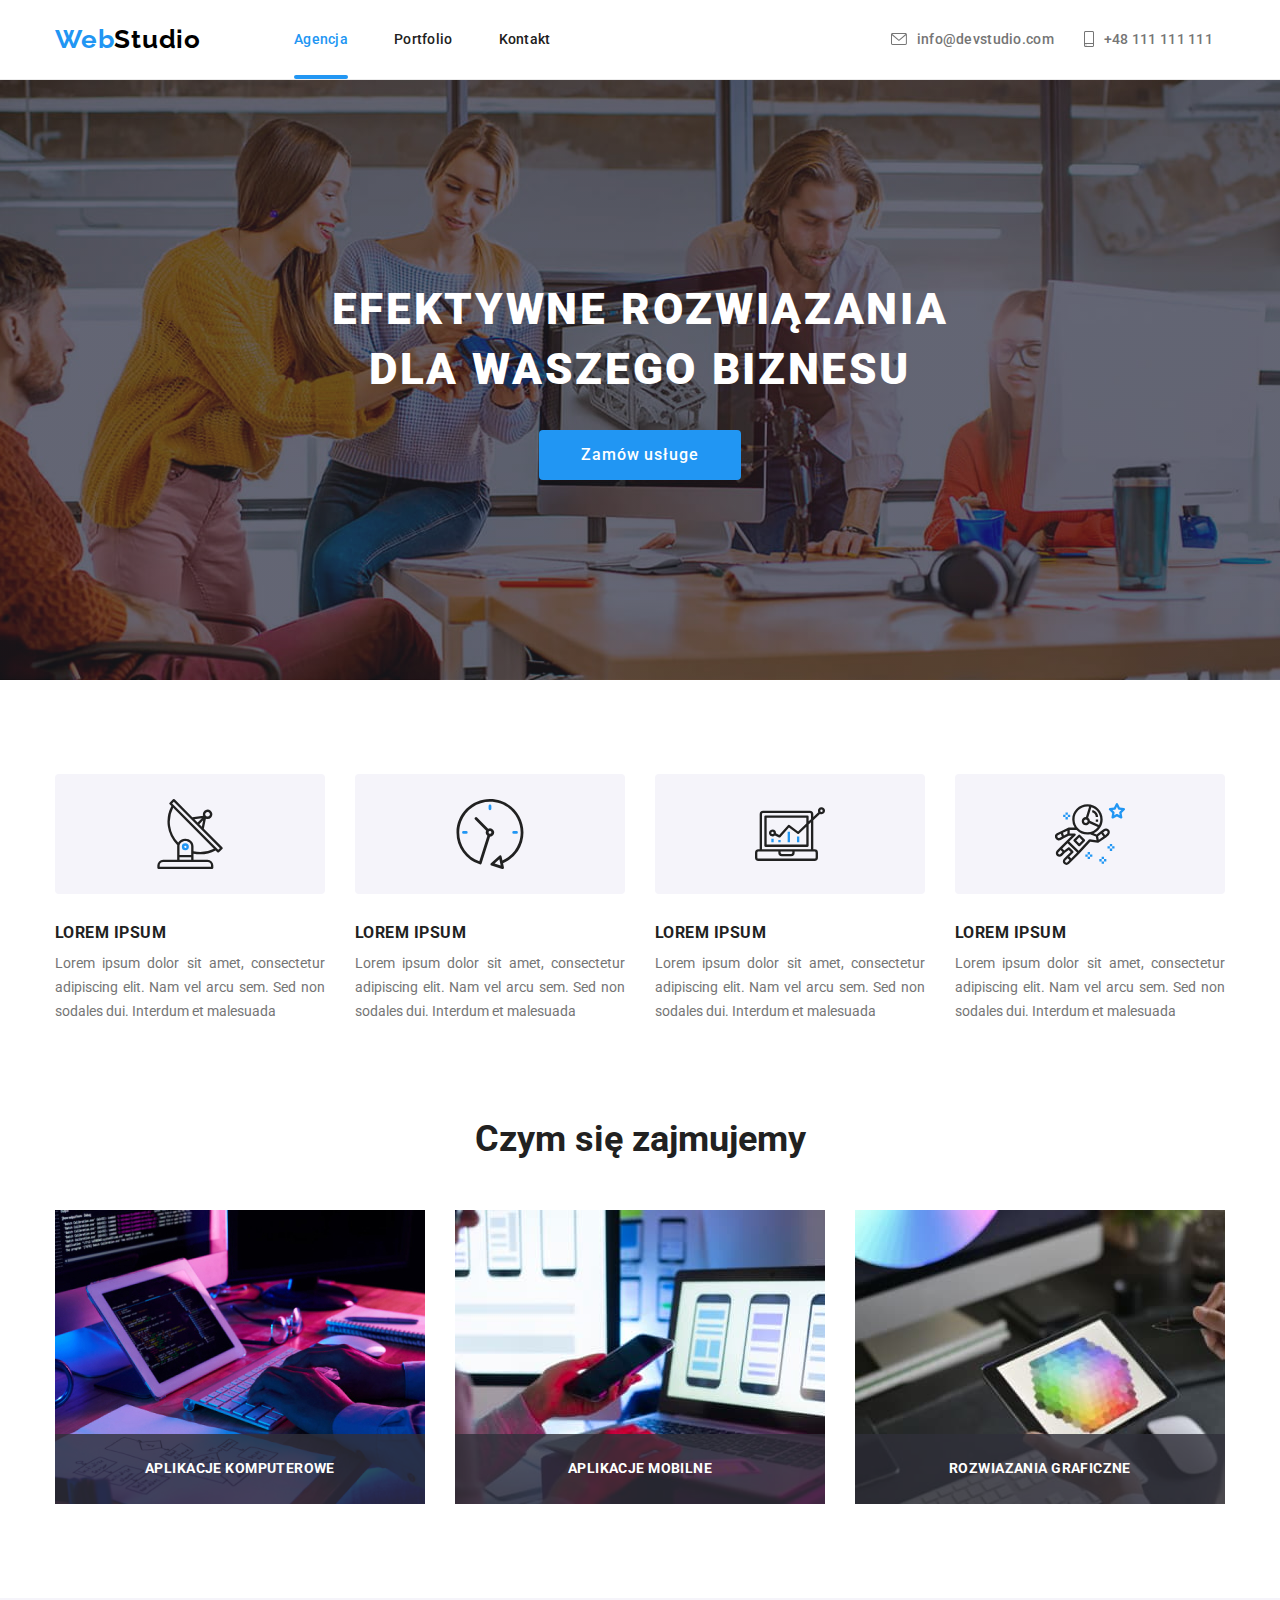
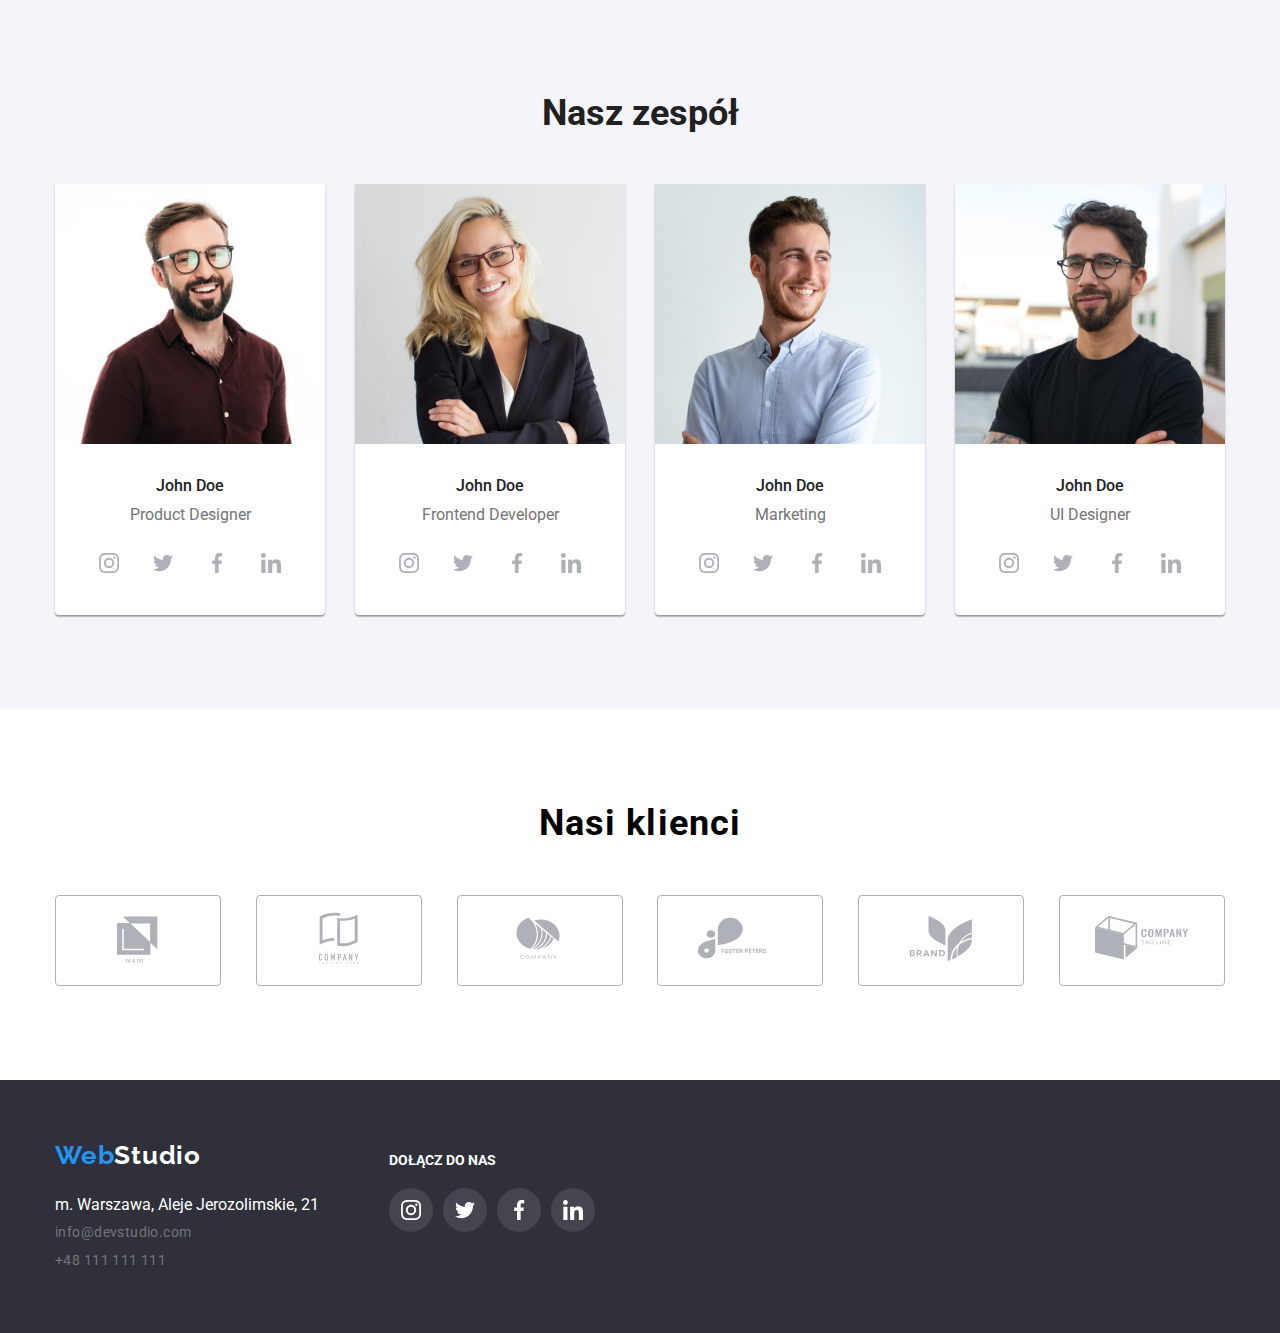
<file: index.html>
<!DOCTYPE html>
<html lang="en">
  <head>
    <meta charset="UTF-8" />
    <meta http-equiv="X-UA-Compatible" content="IE=edge" />
    <meta name="viewport" content="width=device-width, initial-scale=1.0" />
    <title>WebStudio</title>
    <link rel="preconnect" href="https://fonts.googleapis.com" />
    <link rel="preconnect" href="https://fonts.gstatic.com" crossorigin />
    <link
      href="https://fonts.googleapis.com/css2?family=Raleway:wght@700&family=Roboto:wght@400;500;700;900&display=swap"
      rel="stylesheet"
    />
    <link rel="stylesheet" href="css/modern-normalize.min.css" />

    <link rel="stylesheet" href="css/styles.css" />
  </head>

  <body>
    <header class="header">
      <div class="container">
        <div class="flex-nav">
          <a href="index.html" class="logo"
            >Web<span class="logo-studio-black">Studio</span></a
          >
          <nav class="navigate">
            <ul>
              <li><a href="#" class="nav-agency-active">Agencja</a></li>
              <li>
                <a href="portfolio.html" class="nav-portfolio">Portfolio</a>
              </li>
              <li><a href="#" class="nav-contact">Kontakt</a></li>
            </ul>
          </nav>
        </div>

        <div class="contact">
          <a href="mailto:info@devstudio.com">
            <svg width="16px" height="12px" class="contact-icon">
              <use href="images/icons.svg#icon-envelope"></use>
            </svg>

            info@devstudio.com</a
          >
          <a href="tel:+48111111111">
            <svg width="10px" height="16px" class="contact-icon">
              <use href="images/icons.svg#icon-smartphone"></use>
            </svg>

            +48 111 111 111</a
          >
        </div>
      </div>
    </header>
    <main>
      <!-- /* ---------------------MAIN section WEB STUDIO-------------------- */ -->
      <section class="section slogan">
        <div class="container">
          <!--Header-->
          <h1>EFEKTYWNE ROZWIĄZANIA DLA WASZEGO BIZNESU</h1>
          <button type="button" class="slogan-btn" data-modal-open>
            Zamów usługe
          </button>
        </div>
      </section>
      <!-- /* -------------------- ARTICLE PART---------------------------- */ -->
      <section class="section article">
        <div class="container">
          <ul class="article-list">
            <li class="article-item">
              <div class="article-icon-box">
                <svg width="70px" height="70px">
                  <use href="images/icons.svg#icon-antenna-1"></use>
                </svg>
              </div>
              <h3>LOREM IPSUM</h3>
              <p>
                Lorem ipsum dolor sit amet, consectetur adipiscing elit. Nam vel
                arcu sem. Sed non sodales dui. Interdum et malesuada
              </p>
            </li>
            <li class="article-item">
              <div class="article-icon-box">
                <svg width="70px" height="70px">
                  <use href="images/icons.svg#icon-clock-1"></use>
                </svg>
              </div>
              <h3>LOREM IPSUM</h3>
              <p>
                Lorem ipsum dolor sit amet, consectetur adipiscing elit. Nam vel
                arcu sem. Sed non sodales dui. Interdum et malesuada
              </p>
            </li>
            <li class="article-item">
              <div class="article-icon-box">
                <svg width="70px" height="70px">
                  <use href="images/icons.svg#icon-diagram-1"></use>
                </svg>
              </div>
              <h3>LOREM IPSUM</h3>
              <p>
                Lorem ipsum dolor sit amet, consectetur adipiscing elit. Nam vel
                arcu sem. Sed non sodales dui. Interdum et malesuada
              </p>
            </li>
            <li class="article-item">
              <div class="article-icon-box">
                <svg width="70px" height="70px">
                  <use href="images/icons.svg#icon-astronaut-1"></use>
                </svg>
              </div>
              <h3>LOREM IPSUM</h3>
              <p>
                Lorem ipsum dolor sit amet, consectetur adipiscing elit. Nam vel
                arcu sem. Sed non sodales dui. Interdum et malesuada
              </p>
            </li>
          </ul>
        </div>
      </section>

      <section class="section our-job">
        <div class="container">
          <!-- /* ----------------section OUR JOB mainpage---------------------- */ -->
          <h2>Czym się zajmujemy</h2>
          <ul>
            <li>
              <img
                src="images/ourwork/coding.jpg"
                alt="ludzkie dłonie piszą kod źródłowy"
                width="370"
                height="294"
                class="our-job-example"
              />
              <p class="our-job-description">aplikacje komputerowe</p>
            </li>
            <li>
              <img
                src="images/ourwork/choose_ui.jpg"
                alt="kobieta wybiera na laptopie UserInterface"
                width="370"
                height="294"
                class="our-job-example"
              />
              <p class="our-job-description">aplikacje mobilne</p>
            </li>
            <li>
              <img
                src="images/ourwork/palette.jpg"
                alt="człowiek wybiera na tablecie kolor z dostępnej palety"
                width="370"
                height="294"
                class="our-job-example"
              />
              <p class="our-job-description">rozwiazania graficzne</p>
            </li>
          </ul>
        </div>
      </section>
      <!-- /* ---------------------SECTION TEAM -----------------------------*/ -->
      <section class="section team">
        <div class="container">
          <h2>Nasz zespół</h2>
          <ul>
            <li>
              <figure>
                <img
                  src="images/ourteam/product_designer.jpg"
                  alt="mężczyzna w brązowej koszuli"
                  width="270"
                  height="260"
                />
                <figcaption class="team-members">
                  <span>John Doe </span>Product Designer
                </figcaption>
              </figure>
              <div class="team-sm">
                <a class="team-sm-circle" href="#">
                  <svg width="20px" height="20px" class="team-sm-icon">
                    <use href="images/icons.svg#icon-instagram-2"></use></svg
                ></a>
                <a class="team-sm-circle" href="#">
                  <svg width="20px" height="20px" class="team-sm-icon">
                    <use href="images/icons.svg#icon-twitter-1"></use>
                  </svg>
                </a>
                <a class="team-sm-circle" href="#">
                  <svg width="20px" height="20px" class="team-sm-icon">
                    <use href="images/icons.svg#icon-facebook-1"></use>
                  </svg>
                </a>
                <a class="team-sm-circle" href="#">
                  <svg width="20px" height="20px" class="team-sm-icon">
                    <use href="images/icons.svg#icon-linkedin-1"></use>
                  </svg>
                </a>
              </div>
            </li>
            <li>
              <figure>
                <img
                  src="images/ourteam/frontend_developer.jpg"
                  alt="blondynka w czarnej marynarce"
                  width="270"
                  height="260"
                />
                <figcaption class="team-members">
                  <span>John Doe</span>
                  Frontend Developer
                </figcaption>
              </figure>
              <div class="team-sm">
                <a class="team-sm-circle" href="#">
                  <svg width="20px" height="20px" class="team-sm-icon">
                    <use href="images/icons.svg#icon-instagram-2"></use></svg
                ></a>
                <a class="team-sm-circle" href="#">
                  <svg width="20px" height="20px" class="team-sm-icon">
                    <use href="images/icons.svg#icon-twitter-1"></use>
                  </svg>
                </a>
                <a class="team-sm-circle" href="#">
                  <svg width="20px" height="20px" class="team-sm-icon">
                    <use href="images/icons.svg#icon-facebook-1"></use>
                  </svg>
                </a>
                <a class="team-sm-circle" href="#">
                  <svg width="20px" height="20px" class="team-sm-icon">
                    <use href="images/icons.svg#icon-linkedin-1"></use>
                  </svg>
                </a>
              </div>
            </li>
            <li>
              <figure>
                <img
                  src="images/ourteam/marketing.jpg"
                  alt="mężczyzna w niebieskiej koszuli"
                  width="270"
                  height="260"
                />
                <figcaption class="team-members">
                  <span>John Doe </span> Marketing
                </figcaption>
              </figure>
              <div class="team-sm">
                <a class="team-sm-circle" href="#">
                  <svg width="20px" height="20px" class="team-sm-icon">
                    <use href="images/icons.svg#icon-instagram-2"></use></svg
                ></a>
                <a class="team-sm-circle" href="#">
                  <svg width="20px" height="20px" class="team-sm-icon">
                    <use href="images/icons.svg#icon-twitter-1"></use>
                  </svg>
                </a>
                <a class="team-sm-circle" href="#">
                  <svg width="20px" height="20px" class="team-sm-icon">
                    <use href="images/icons.svg#icon-facebook-1"></use>
                  </svg>
                </a>
                <a class="team-sm-circle" href="#">
                  <svg width="20px" height="20px" class="team-sm-icon">
                    <use href="images/icons.svg#icon-linkedin-1"></use>
                  </svg>
                </a>
              </div>
            </li>
            <li>
              <figure>
                <img
                  src="images/ourteam/ui_designer.jpg"
                  alt="mężczyzna w czarnym T-shirt"
                  width="270"
                  height="260"
                />
                <figcaption class="team-members">
                  <span>John Doe </span> UI Designer
                </figcaption>
              </figure>
              <div class="team-sm">
                <a class="team-sm-circle" href="#">
                  <svg width="20px" height="20px" class="team-sm-icon">
                    <use href="images/icons.svg#icon-instagram-2"></use></svg
                ></a>
                <a class="team-sm-circle" href="#">
                  <svg width="20px" height="20px" class="team-sm-icon">
                    <use href="images/icons.svg#icon-twitter-1"></use>
                  </svg>
                </a>
                <a class="team-sm-circle" href="#">
                  <svg width="20px" height="20px" class="team-sm-icon">
                    <use href="images/icons.svg#icon-facebook-1"></use>
                  </svg>
                </a>
                <a class="team-sm-circle" href="#">
                  <svg width="20px" height="20px" class="team-sm-icon">
                    <use href="images/icons.svg#icon-linkedin-1"></use>
                  </svg>
                </a>
              </div>
            </li>
          </ul>
        </div>
      </section>
      <!-- /* -------------------OUR CUSTOMERS--------------------------  */ -->
      <section class="section our-customers">
        <div class="container">
          <h2>Nasi klienci</h2>
          <div class="our-customers-logo">
            <a href="#" class="customer-logo-link">
              <svg width="106px" height="60px">
                <use href="images/icons.svg#icon-Logo"></use>
              </svg>
            </a>
            <a href="#" class="customer-logo-link">
              <svg width="106px" height="60px">
                <use href="images/icons.svg#icon-Logo-1"></use>
              </svg>
            </a>
            <a href="#" class="customer-logo-link">
              <svg width="106px" height="60px">
                <use href="images/icons.svg#icon-Logo-2"></use>
              </svg>
            </a>
            <a href="#" class="customer-logo-link">
              <svg width="106px" height="60px">
                <use href="images/icons.svg#icon-Logo-3"></use>
              </svg>
            </a>
            <a href="#" class="customer-logo-link">
              <svg width="106px" height="60px">
                <use href="images/icons.svg#icon-Logo-4"></use>
              </svg>
            </a>
            <a href="#" class="customer-logo-link">
              <svg width="106px" height="60px">
                <use href="images/icons.svg#icon-Logo-5"></use>
              </svg>
            </a>
          </div>
        </div>
      </section>
    </main>
    <!-- /* ------------------------FOOTER PART----------------------- */ -->
    <footer class="footer">
      <div class="container">
        <div class="footer-info">
          <a href="index.html" class="logo"
            >Web<span class="logo-studio-white">Studio</span></a
          >
          <address>
            <ul>
              <li>
                <a
                  href="https://www.google.pl/maps/place/al.+Jerozolimskie+21,+00-508+Warszawa,+Polska/@52.2305319,21.013843,17z/data=!3m1!4b1!4m5!3m4!1s0x471eccf3e52bee23:0xc5163bc7ec8d4437!8m2!3d52.2305286!4d21.0160317"
                  class="route"
                  >m. Warszawa, Aleje Jerozolimskie, 21</a
                >
              </li>
              <li>
                <a href="mailto:info@devstudio.com" class="contact-mail"
                  >info@devstudio.com</a
                >
              </li>
              <li>
                <a href="tel:+48111111111" class="contact-tel"
                  >+48 111 111 111</a
                >
              </li>
            </ul>
          </address>
        </div>
        <div class="footer-join">
          <h3>DOŁĄCZ DO NAS</h3>
          <div class="footer-join-icons">
            <a class="footer-sm-circle" href="#">
              <svg width="20px" height="20px" class="footer-sm-icon">
                <use href="images/icons.svg#icon-instagram-2"></use></svg
            ></a>
            <a class="footer-sm-circle" href="#">
              <svg width="20px" height="20px" class="footer-sm-icon">
                <use href="images/icons.svg#icon-twitter-1"></use>
              </svg>
            </a>
            <a class="footer-sm-circle" href="#">
              <svg width="20px" height="20px" class="footer-sm-icon">
                <use href="images/icons.svg#icon-facebook-1"></use>
              </svg>
            </a>
            <a class="footer-sm-circle" href="#">
              <svg width="20px" height="20px" class="footer-sm-icon">
                <use href="images/icons.svg#icon-linkedin-1"></use>
              </svg>
            </a>
          </div>
        </div>
      </div>
    </footer>
    <div class="backdrop is-hidden" data-modal>
      <div class="modal">
        <button class="close-btn" data-modal-close>&times;</button>
      </div>
    </div>
    <script src="./js/modal.js"></script>
  </body>
</html>
</file>
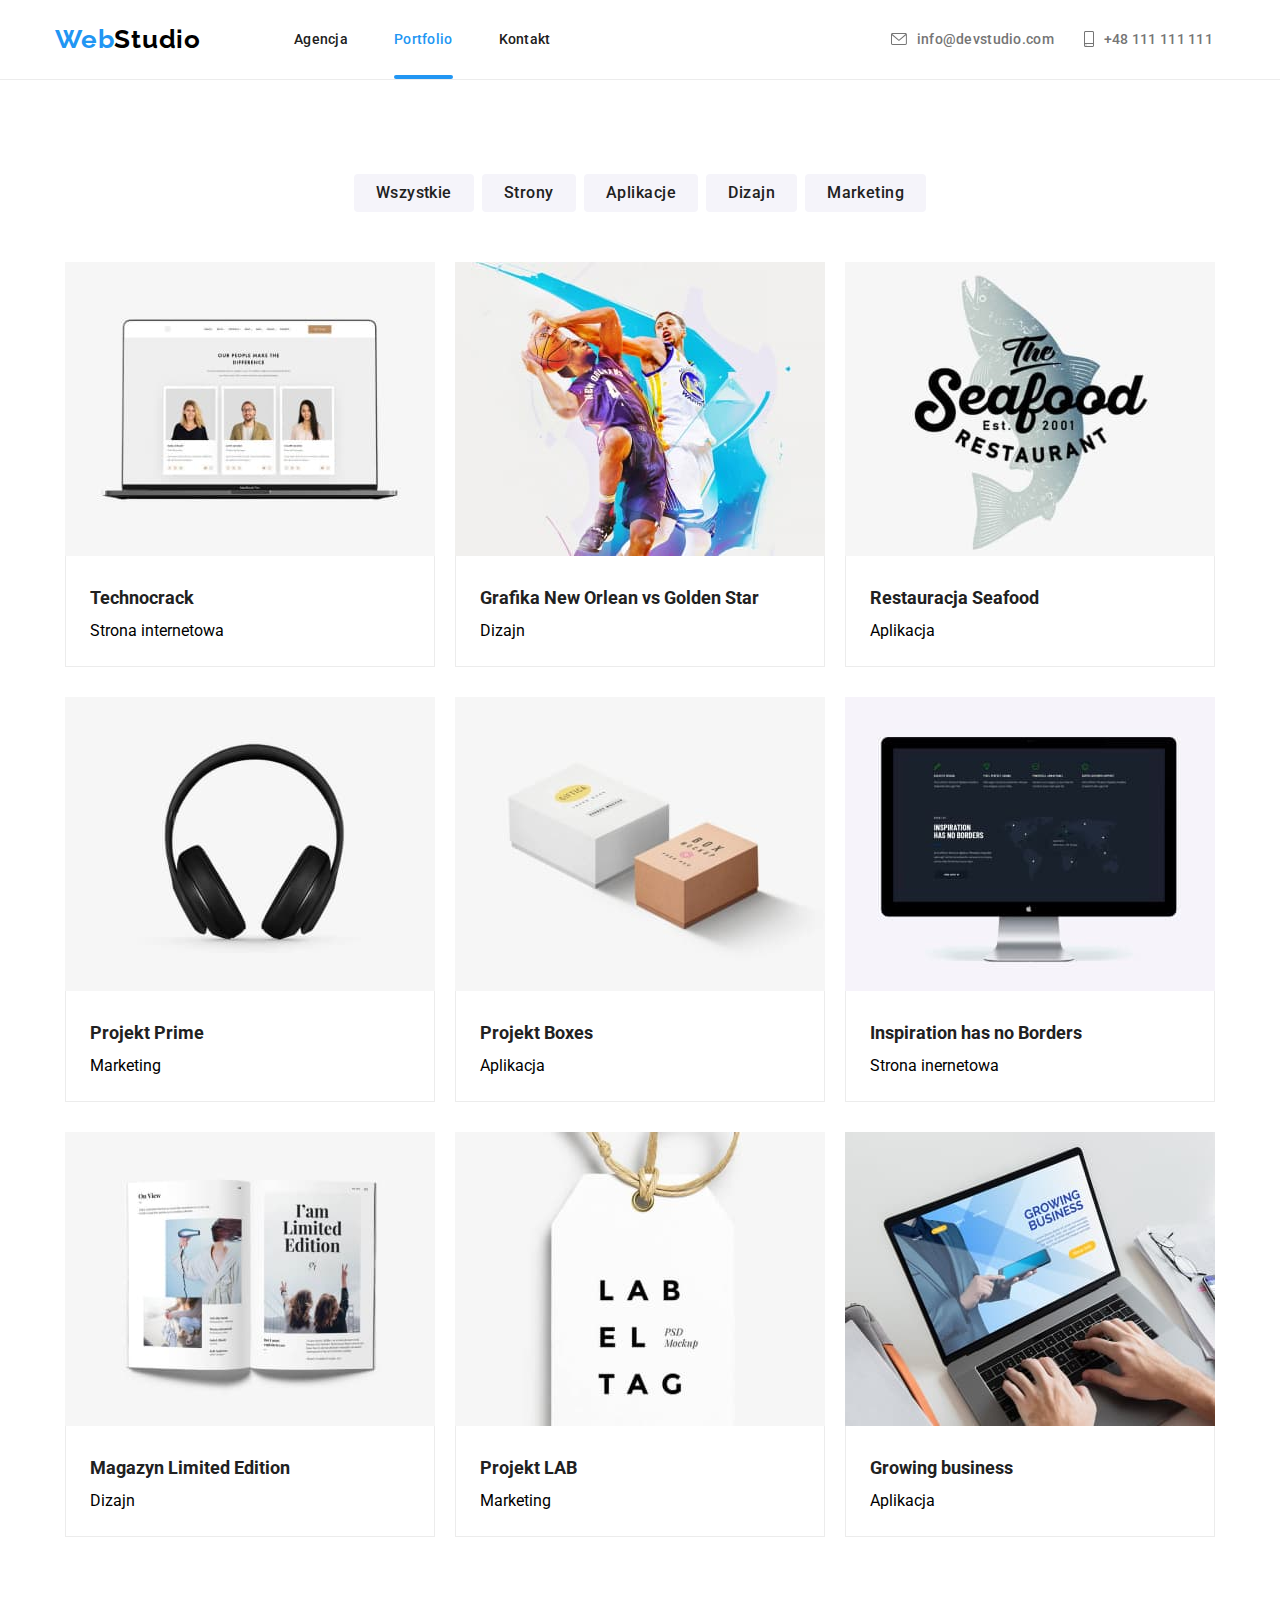
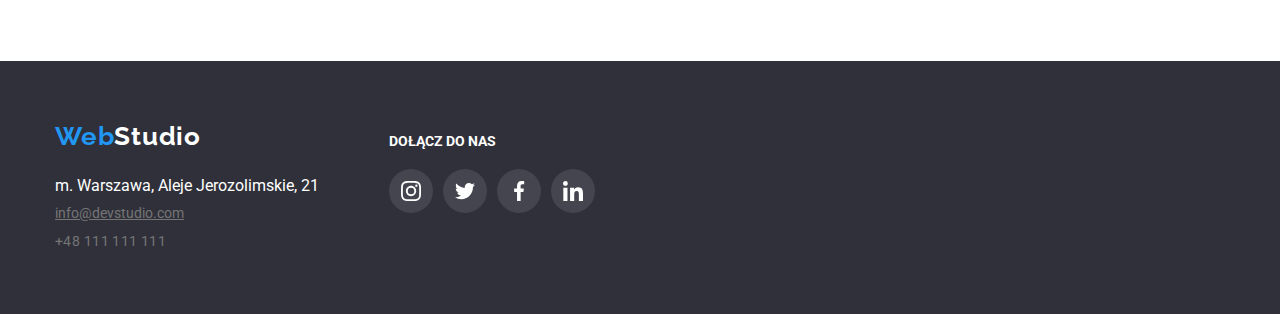
<file: portfolio.html>
<!DOCTYPE html>
<html lang="en">
  <head>
    <meta charset="UTF-8" />
    <meta http-equiv="X-UA-Compatible" content="IE=edge" />
    <meta name="viewport" content="width=device-width, initial-scale=1.0" />
    <title>Portfolio</title>
    <link rel="preconnect" href="https://fonts.googleapis.com" />
    <link rel="preconnect" href="https://fonts.gstatic.com" crossorigin />
    <link
      href="https://fonts.googleapis.com/css2?family=Raleway:wght@700&family=Roboto:wght@400;500;700;900&display=swap"
      rel="stylesheet"
    />
    <link rel="stylesheet" href="css/modern-normalize.min.css" />

    <link rel="stylesheet" href="css/styles.css" />
  </head>

  <body>
    <header class="header">
      <div class="container">
        <div class="flex-nav">
          <a href="index.html" class="logo"
            >Web<span class="logo-studio-black">Studio</span></a
          >
          <!--nav to częśc strony która ma odnośniki do nawigacji po naszej stronie-->

          <nav class="navigate">
            <ul>
              <li><a href="index.html" class="nav-agency">Agencja</a></li>
              <li>
                <a href="portfolio.html" class="portfolio-is-active"
                  >Portfolio</a
                >
              </li>
              <li><a href="#" class="nav-contact">Kontakt</a></li>
            </ul>
          </nav>
        </div>

        <div class="contact">
          <a href="mailto:info@devstudio.com">
            <svg width="16px" height="12px" class="contact-icon">
              <use href="./images/icons.svg#icon-envelope"></use>
            </svg>

            info@devstudio.com</a
          >
          <a href="tel:+48111111111">
            <svg width="10px" height="16px" class="contact-icon">
              <use href="images/icons.svg#icon-smartphone"></use>
            </svg>

            +48 111 111 111</a
          >
        </div>
      </div>
    </header>
    <main>
      <section class="section filters">
        <div class="container">
          <ul>
            <li>
              <button type="button">Wszystkie</button>
            </li>
            <li>
              <button type="button">Strony</button>
            </li>
            <li>
              <button type="button">Aplikacje</button>
            </li>
            <li>
              <button type="button">Dizajn</button>
            </li>
            <li>
              <button type="button">Marketing</button>
            </li>
          </ul>
        </div>
      </section>

      <section class="section category">
        <div class="container">
          <ul>
            <li>
              <figure class="category-card" tabindex="0">
                <div class="category-overflow">
                  <img
                    src="images/portfolio/technocrack.jpg"
                    alt="podgląd strony internetowej z widżetami 3 osób"
                    width="370"
                    height="294"
                  />

                  <p class="overlay">
                    Technocrack jest popularną platformą wykorzystywaną do
                    rozpowszechniania koronawirusa. Firmy wykorzystują tę
                    platformę do celów szpiegowskich i ataków na
                    niezabezpieczone serwery konkurencji
                  </p>
                </div>
                <figcaption class="category-item">
                  <span>Technocrack </span>
                  Strona internetowa
                </figcaption>
              </figure>
            </li>
            <li>
              <figure class="category-card" tabindex="0">
                <div class="category-overflow">
                  <img
                    src="images/portfolio/grafika-novsgs.jpg"
                    alt="dwóch koszykarzy walczy o piłkę"
                    width="370"
                    height="294"
                  />
                  <p class="overlay">
                    Lorem ipsum dolor sit amet consectetur adipisicing elit.
                    Illum minima odio itaque autem voluptatibus vitae, facilis
                    veniam consequuntur dolor perspiciatis laboriosam hic
                    necessitatibus
                  </p>
                </div>
                <figcaption class="category-item">
                  <span>Grafika New Orlean vs Golden Star </span>
                  Dizajn
                </figcaption>
              </figure>
            </li>
            <li>
              <figure class="category-card" tabindex="0">
                <div class="category-overflow">
                  <img
                    src="images/portfolio/restauracja-seafood.jpg"
                    alt="logo restauracji"
                    width="370"
                    height="294"
                  />
                  <p class="overlay">
                    Lorem ipsum dolor sit amet consectetur adipisicing elit.
                    Illum minima odio itaque autem voluptatibus vitae, facilis
                    veniam consequuntur dolor perspiciatis laboriosam hic
                    necessitatibus
                  </p>
                </div>
                <figcaption class="category-item">
                  <span>Restauracja Seafood </span>
                  Aplikacja
                </figcaption>
              </figure>
            </li>
            <li>
              <figure class="category-card" tabindex="0">
                <div class="category-overflow">
                  <img
                    src="images/portfolio/projekt-prime.jpg"
                    alt="słuchawki nauszne"
                    width="370"
                    height="294"
                  />
                  <p class="overlay">
                    Lorem ipsum dolor sit amet consectetur adipisicing elit.
                    Illum minima odio itaque autem voluptatibus vitae, facilis
                    veniam consequuntur dolor perspiciatis laboriosam hic
                    necessitatibus
                  </p>
                </div>
                <figcaption class="category-item">
                  <span>Projekt Prime </span>
                  Marketing
                </figcaption>
              </figure>
            </li>
            <li>
              <figure class="category-card" tabindex="0">
                <div class="category-overflow">
                  <img
                    src="images/portfolio/projekt-boxes.jpg"
                    alt="dwie propozycje opakowań produktu"
                    width="370"
                    height="294"
                  />
                  <p class="overlay">
                    Lorem ipsum dolor sit amet consectetur adipisicing elit.
                    Illum minima odio itaque autem voluptatibus vitae, facilis
                    veniam consequuntur dolor perspiciatis laboriosam hic
                    necessitatibus
                  </p>
                </div>
                <figcaption class="category-item">
                  <span>Projekt Boxes </span>Aplikacja
                </figcaption>
              </figure>
            </li>
            <li>
              <figure class="category-card" tabindex="0">
                <div class="category-overflow">
                  <img
                    src="images/portfolio/inspiration-hnb.jpg"
                    alt="ekran wyświwetla Strone   internetową z punktami na mapie świata"
                    width="370"
                    height="294"
                  />
                  <p class="overlay">
                    Lorem ipsum dolor sit amet consectetur adipisicing elit.
                    Illum minima odio itaque autem voluptatibus vitae, facilis
                    veniam consequuntur dolor perspiciatis laboriosam hic
                    necessitatibus
                  </p>
                </div>
                <figcaption class="category-item">
                  <span>Inspiration has no Borders </span>Strona inernetowa
                </figcaption>
              </figure>
            </li>

            <li>
              <figure class="category-card" tabindex="0">
                <div class="category-overflow">
                  <img
                    src="images/portfolio/magazyn-le.jpg"
                    alt="Magazyn otwarty na artykule :Limited Edition"
                    width="370"
                    height="294"
                  />
                  <p class="overlay">
                    Lorem ipsum dolor sit amet consectetur adipisicing elit.
                    Illum minima odio itaque autem voluptatibus vitae, facilis
                    veniam consequuntur dolor perspiciatis laboriosam hic
                    necessitatibus
                  </p>
                </div>
                <figcaption class="category-item">
                  <span>Magazyn Limited Edition </span>Dizajn
                </figcaption>
              </figure>
            </li>
            <li>
              <figure class="category-card" tabindex="0">
                <div class="category-overflow">
                  <img
                    src="images/portfolio/projekt-lab.jpg"
                    alt="Zbliżenie etykiety produktu"
                    width="370"
                    height="294"
                  />
                  <p class="overlay">
                    Lorem ipsum dolor sit amet consectetur adipisicing elit.
                    Illum minima odio itaque autem voluptatibus vitae, facilis
                    veniam consequuntur dolor perspiciatis laboriosam hic
                    necessitatibus
                  </p>
                </div>
                <figcaption class="category-item">
                  <span>Projekt LAB </span>Marketing
                </figcaption>
              </figure>
            </li>
            <li>
              <figure class="category-card" tabindex="0">
                <div class="category-overflow">
                  <img
                    src="images/portfolio/growing-business.jpg"
                    alt="człowiek pracujący na laptopie"
                    width="370"
                    height="294"
                  />
                  <p class="overlay">
                    Lorem ipsum dolor sit amet consectetur adipisicing elit.
                    Illum minima odio itaque autem voluptatibus vitae, facilis
                    veniam consequuntur dolor perspiciatis laboriosam hic
                    necessitatibus
                  </p>
                </div>
                <figcaption class="category-item">
                  <span>Growing business </span>Aplikacja
                </figcaption>
              </figure>
            </li>
          </ul>
        </div>
      </section>
    </main>
    <footer class="footer">
      <div class="container">
        <div class="footer-info">
          <a href="index.html" class="logo"
            >Web<span class="logo-studio-white">Studio</span></a
          >

          <address>
            <ul>
              <li>
                <a
                  href="https://www.google.pl/maps/place/al.+Jerozolimskie+21,+00-508+Warszawa,+Polska/@52.2305319,21.013843,17z/data=!3m1!4b1!4m5!3m4!1s0x471eccf3e52bee23:0xc5163bc7ec8d4437!8m2!3d52.2305286!4d21.0160317"
                  class="route"
                  >m. Warszawa, Aleje Jerozolimskie, 21</a
                >
              </li>
              <li>
                <a
                  href="mailto:info@devstudio.com"
                  class="contact-mail-portfolio"
                  >info@devstudio.com</a
                >
              </li>
              <li>
                <a href="tel:+48111111111" class="contact-tel"
                  >+48 111 111 111</a
                >
              </li>
            </ul>
          </address>
        </div>
        <div class="footer-join">
          <h3>DOŁĄCZ DO NAS</h3>
          <div class="footer-join-icons">
            <a class="footer-sm-circle" href="#">
              <svg width="20px" height="20px" class="footer-sm-icon">
                <use href="images/icons.svg#icon-instagram-2"></use></svg
            ></a>
            <a class="footer-sm-circle" href="#">
              <svg width="20px" height="20px" class="footer-sm-icon">
                <use href="images/icons.svg#icon-twitter-1"></use>
              </svg>
            </a>
            <a class="footer-sm-circle" href="#">
              <svg width="20px" height="20px" class="footer-sm-icon">
                <use href="images/icons.svg#icon-facebook-1"></use>
              </svg>
            </a>
            <a class="footer-sm-circle" href="#">
              <svg width="20px" height="20px" class="footer-sm-icon">
                <use href="images/icons.svg#icon-linkedin-1"></use>
              </svg>
            </a>
          </div>
        </div>
      </div>
    </footer>
  </body>
</html>
</file>
<file: css/styles.css>
:root {
  --text1: #757575;
  --text-alt: #2196f3;
  --text2: #212121;
  --black: #000000;
  --white: #ffffff;
  --section-background: #2f303a;
  --our-team: #f5f4fa;
  --light-grey: #afb1b8;
}

html,
body,
div,
span,
applet,
object,
iframe,
h1,
h2,
h3,
h4,
h5,
h6,
p,
blockquote,
pre,
a,
abbr,
acronym,
address,
big,
cite,
code,
del,
dfn,
em,
img,
ins,
kbd,
q,
s,
samp,
small,
strike,
strong,
sub,
sup,
tt,
var,
b,
u,
i,
center,
dl,
dt,
dd,
ol,
ul,
li,
fieldset,
form,
label,
legend,
table,
caption,
tbody,
tfoot,
thead,
tr,
th,
td,
article,
aside,
canvas,
details,
embed,
figure,
figcaption,
footer,
header,
hgroup,
menu,
nav,
output,
ruby,
section,
summary,
time,
mark,
audio,
video {
  margin: 0;
  padding: 0;
  border: 0;
  font-size: 100%;
  font: inherit;
  vertical-align: baseline;
}
/* HTML5 display-role reset for older browsers */
article,
aside,
details,
figcaption,
figure,
footer,
header,
hgroup,
menu,
nav,
section {
  display: block;
}
body {
  line-height: 1;
}
ol,
ul {
  list-style: none;
}
blockquote,
q {
  quotes: none;
}
blockquote:before,
blockquote:after,
q:before,
q:after {
  content: '';
  content: none;
}
table {
  border-collapse: collapse;
  border-spacing: 0;
}

body {
  font-family: 'Roboto', sans-serif;
}

.header {
  border-bottom: 1px solid #ececec;
  padding: 24px 0;
}

.container {
  max-width: 1200px;
  width: 100%;
  padding: 0 15px;
  margin: 0 auto;
}

.header .container {
  display: flex;
  justify-content: space-between;
}

.flex-nav {
  display: flex;
}

.logo {
  display: flex;
  color: var(--text-alt);
  font-family: 'Raleway', sans-serif;
  font-weight: 700;
  font-size: 26px;
  text-decoration: none;
  line-height: 1.19;
  letter-spacing: 0.03em;
  margin-right: 93px;
}

.logo-studio-black {
  color: var(--black);
}

.navigate {
  display: flex;
  align-items: center;
}

.navigate ul {
  list-style: none;
  display: flex;
  gap: 46px;
}

.navigate a {
  align-items: center;
  color: var(--text2);
  font-weight: 500;
  font-size: 14px;
  letter-spacing: 0.02em;
  text-decoration: none;
  transition: color 250ms cubic-bezier(0.4, 0, 0.2, 1);
}

.navigate a:focus,
.navigate a:hover {
  color: var(--text-alt);
}

.navigate .nav-agency-active {
  position: relative;
  color: var(--text-alt);
}

.nav-agency-active::after {
  content: '';
  display: block;
  background-color: var(--text-alt);
  height: 4px;
  width: 100%;
  position: absolute;
  bottom: -32px;
  border-radius: 2px;
}

.nav-portfolio,
.nav-contact {
  position: relative;
}

.nav-portfolio::after,
.nav-contact::after {
  opacity: 0;
  content: '';
  display: block;
  background-color: var(--text-alt);
  height: 4px;
  width: 100%;
  position: absolute;
  bottom: -32px;
  border-radius: 2px;
  transition: opacity 250ms cubic-bezier(0.4, 0, 0.2, 1);
}
.nav-portfolio:hover::after,
.nav-portfolio:focus::after,
.nav-contact:hover::after,
.nav-contact:focus::after {
  opacity: 1;
}

.contact {
  display: flex;
  align-items: center;
  gap: 30px;
  margin-right: 12px;
}

.contact a {
  display: flex;
  align-items: center;
  font-weight: 500;
  font-size: 14px;
  letter-spacing: 0.02em;
  text-decoration: none;
  color: var(--text1);
  fill: currentColor;
  transition: color 250ms cubic-bezier(0.4, 0, 0.2, 1);
}

.contact svg {
  margin-right: 10px;
}

.contact a:focus,
.contact a:hover {
  color: var(--text-alt);
}

/* ---------------------MAIN section  WEB STUDIO-------------------- */

.section {
  padding: 94px 0;
  margin: 0 auto;
}

.slogan {
  text-align: center;
  color: var(--white);
  background-color: var(--section-background);
  background-image: linear-gradient(
      to bottom,
      rgba(47, 48, 58, 0.4),
      rgba(47, 48, 58, 0.4)
    ),
    url('../images/team-work.jpg');
  background-position: center;
  background-repeat: no-repeat;
}

.slogan .container > h1 {
  padding: 106px 237px 0px 237px;
  margin: 0;
  margin-bottom: 30px;
  font-weight: 900;
  font-size: 44px;
  line-height: 1.36;
  letter-spacing: 0.06em;
}

.slogan-btn {
  background-color: var(--text-alt);
  color: var(--white);
  font-family: 'Roboto', sans-serif;
  font-weight: 500;
  font-size: 16px;
  line-height: 1.88;
  letter-spacing: 0.06em;
  padding: 10px 41.5px;
  margin-bottom: 106px;
  border-radius: 4px;
  border-color: var(--text-alt);
  border: none;
  transition: box-shadow 250ms cubic-bezier(0.4, 0, 0.2, 1);
}

.slogan-btn:hover {
  cursor: pointer;
  box-shadow: 0px 4px 4px rgba(0, 0, 0, 0.15);
}

/*  ------------------- ARTICLE PART------------------- */

.article-list {
  list-style: none;
  display: flex;
  flex-direction: row;
  gap: 30px;
}

.article-icon-box {
  display: flex;
  align-items: center;
  justify-content: center;
  background-color: var(--our-team);
  padding: 25px;
  border-radius: 4px;
}

.article-item h3 {
  font-weight: 700;
  font-size: 16px;
  line-height: 1.17;
  color: var(--text2);
  letter-spacing: 0.03em;
  text-transform: uppercase;
  margin-top: 30px;
  margin-bottom: 10px;
}

.article-item p {
  line-height: 1.71;
  color: var(--text1);
  font-size: 14px;
  text-align: justify;
}

/* ----------------section OUR JOB main page----------------- */

.our-job.section {
  margin-top: -94px;
}

.our-job-example {
  vertical-align: middle;
}

.our-job h2 {
  font-weight: 700;
  font-size: 36px;
  color: var(--text2);
  line-height: 1.17;
  text-align: center;
}

.our-job ul {
  display: flex;
  flex-direction: row;
  list-style: none;
  margin-top: 50px;
  gap: 30px;
}

.our-job li {
  position: relative;
}

.our-job-description {
  position: absolute;
  width: 100%;
  bottom: 0;
  padding: 27px 0;
  font-family: 'Roboto';
  font-style: normal;
  font-weight: 700;
  font-size: 14px;
  line-height: 1.14;
  text-align: center;
  letter-spacing: 0.03em;
  text-transform: uppercase;
  z-index: 1;
  color: var(--white);
  background-color: rgba(47, 48, 58, 0.8);
}
/* ---------------------SECTION TEAM  -----------------------------*/
.team {
  background-color: var(--our-team);
}

.team h2 {
  font-weight: 700;
  color: var(--text2);
  font-size: 36px;
  line-height: 1.17;
  text-align: center;
  margin-bottom: 50px;
}

.team ul {
  list-style: none;
  display: flex;
  flex-direction: row;
  justify-content: space-between;
}

.team-members {
  font-weight: 400;
  font-size: 16px;
  color: var(--text1);
  line-height: 1.17;
  display: block;
  text-align: center;
  margin-bottom: 16px;
}

.team-members span {
  font-weight: 500;
  font-size: 16px;
  color: var(--text2);
  line-height: 1.17;
  display: block;
  align-items: center;
  margin-top: 30px;
  margin-bottom: 10px;
}

.team li {
  background-color: var(--white);
  box-shadow: 0px 1px 3px rgba(0, 0, 0, 0.12), 0px 1px 1px rgba(0, 0, 0, 0.14),
    0px 2px 1px rgba(0, 0, 0, 0.2);
  border-radius: 0px 0px 4px 4px;
}

.team-sm a {
  display: flex;
  align-items: center;
  justify-content: center;
  width: 44px;
  height: 44px;
  border-radius: 50%;
  fill: var(--light-grey);
  transition: background-color 250ms cubic-bezier(0.4, 0, 0.2, 1),
    fill 250ms cubic-bezier(0.4, 0, 0.2, 1);
}

.team-sm-circle:hover > .team-sm-icon,
.team-sm-circle:focus > .team-sm-icon {
  fill: var(--white);
  transition: fill 250ms cubic-bezier(0.4, 0, 0.2, 1);
}

.team-sm-circle:hover,
.team-sm-circle:focus {
  fill: var(--white);
  background-color: var(--text-alt);
}

.team-sm {
  display: flex;
  justify-content: space-between;
  padding: 0px 32px 30px 32px;
}
/* -------------------OUR CUSTOMERS--------------------------  */
.our-customers h2 {
  font-family: 'Roboto';
  color: var(--black);
  font-weight: 700;
  font-size: 36px;
  line-height: 1.16;
  text-align: center;
  letter-spacing: 0.03em;
  margin-bottom: 50px;
}

.our-customers-logo {
  display: flex;
  justify-content: space-between;
  align-items: center;
}

.our-customers-logo a {
  align-items: center;
  justify-content: center;
  padding: 13px 29px;
  border-radius: 4px;
  fill: var(--light-grey);
  border: 1px solid var(--light-grey);
  transition: border 250ms cubic-bezier(0.4, 0, 0.2, 1),
    fill 250ms cubic-bezier(0.4, 0, 0.2, 1);
}

.customer-logo-link:hover,
.customer-logo-link:focus .our-customers-logo a:hover > svg,
.our-customers-logo a:focus > svg {
  border-color: var(--text-alt);
  outline: none;
  fill: var(--text-alt);
}
/* ------------------------FOOTER PART----------------------- */
.footer {
  background-color: var(--section-background);
}

.footer .container {
  display: flex;
  flex-direction: row;
  gap: 70px;
  padding-top: 60px;
  padding-bottom: 60px;
}

.footer-info {
  display: flex;
  flex-direction: column;
}

.footer .logo {
  padding: 0;
  margin-bottom: 20px;
}

.logo-studio-white {
  color: var(--white);
}

.footer-info address {
  font-style: normal;
}

.footer-info ul {
  list-style: none;
  display: flex;
  flex-direction: column;
  justify-content: space-between;
  gap: 3.5px;
}

.route {
  color: var(--white);
  text-decoration: none;
  line-height: 1.71;
}

.contact-mail {
  text-decoration: none;
  font-size: 14px;
  line-height: 1.71;
  color: var(--text1);
  letter-spacing: 0.03em;
  transition: color 1250ms cubic-bezier(0.4, 0, 0.2, 1);
}

.contact-tel {
  text-decoration: none;
  font-size: 14px;
  line-height: 1.71;
  color: var(--text1);
  letter-spacing: 0.03em;
  transition: color 1250ms cubic-bezier(0.4, 0, 0.2, 1);
}

.contact-mail:focus,
.contact-mail:hover,
.contact-tel:focus,
.contact-tel:hover {
  cursor: pointer;
  color: var(--text-alt);
}

.footer-join {
  display: flex;
  flex-direction: column;
  margin-top: 12px;
}

.footer-join h3 {
  color: var(--white);
  font-size: 14px;
  line-height: 1.17;
  font-weight: 700;
  vertical-align: top;
  letter-spacing: 3%;
  margin-bottom: 20px;
}

.footer-join-icons {
  display: flex;
  flex-direction: row;
  justify-items: space-between;
  justify-content: center;
  gap: 10px;
}

.footer-sm-circle {
  display: flex;
  background-color: rgba(255, 255, 255, 0.1);
  border-radius: 50%;
  align-items: center;
  justify-content: center;
  width: 44px;
  height: 44px;
  fill: var(--white);
  transition: background-color 250ms cubic-bezier(0.4, 0, 0.2, 1);
}

.footer-sm-circle:hover,
.footer-sm-circle:focus {
  background-color: var(--text-alt);
}

/* --------------------------PORTFOLIO STARTS HERE -------------------*/
.nav-agency {
  position: relative;
}

.nav-agency::after {
  content: '';
  display: block;
  opacity: 0;
  background-color: var(--text-alt);
  height: 4px;
  width: 100%;
  position: absolute;
  bottom: -32px;
  border-radius: 2px;
  transition: opacity 250ms cubic-bezier(0.4, 0, 0.2, 1);
}

.nav-agency:hover::after,
.nav-agency:focus::after {
  opacity: 1;
}

.navigate .portfolio-is-active {
  position: relative;
  color: var(--text-alt);
}

.portfolio-is-active::after {
  content: '';
  display: block;
  position: absolute;
  width: 100%;
  height: 4px;
  border-radius: 2px;
  bottom: -32px;
  background-color: var(--text-alt);
}

/* ---------------SECTION FILTERS ------------------- */

.section.filters {
  padding-bottom: 50px;
}

.filters ul {
  list-style: none;
  display: flex;
  flex-direction: row;
  justify-content: center;
  gap: 8px;
}

.filters button {
  color: var(--text2);
  background-color: var(--our-team);
  font-family: 'Roboto', sans-serif;
  font-weight: 500;
  font-size: 16px;
  line-height: 1.62;
  display: flex;
  letter-spacing: 0.03em;
  border-radius: 4px;
  border-color: var(--our-team);
  border: none;
  outline: none;
  padding: 6px 22px;
  transition: color 250ms cubic-bezier(0.4, 0, 0.2, 1),
    background-color 250ms cubic-bezier(0.4, 0, 0.2, 1),
    box-shadow 250ms cubic-bezier(0.4, 0, 0.2, 1);
}

.filters button:hover,
.filters button:focus {
  background-color: var(--text-alt);
  color: var(--white);
  cursor: pointer;
  box-shadow: 0px 3px 1px rgba(0, 0, 0, 0.1), 0px 1px 2px rgba(0, 0, 0, 0.08),
    0px 2px 2px rgba(0, 0, 0, 0.12);
}

/* -------------------------------CATEGORY IMAGES -----------------------*/

.section.category {
  padding-top: 0;
}

.category ul {
  list-style: none;
  display: flex;
  flex-direction: row;
  flex-wrap: wrap;
  justify-content: space-around;
}

.category-card {
  margin-bottom: 30px;
  transition: box-shadow 250ms cubic-bezier(0.4, 0, 0.2, 1);
}

.category-card img {
  display: block;
}

.category-overflow {
  width: 370px;
  height: 294px;
  overflow: hidden;
  position: relative;
}

.overlay {
  position: absolute;
  color: var(--white);
  font-weight: 400;
  font-size: 18px;
  line-height: 1.56;
  letter-spacing: 0.03em;
  background-color: rgba(33, 150, 243, 0.9);
  padding: 49px 45px 49px 24px;
  text-align: left;
  width: 100%;
  height: 100%;
  transition: transform 250ms cubic-bezier(0.4, 0, 0.2, 1);
}

.category-card:hover,
.category-card:focus {
  box-shadow: 0px 1px 1px rgba(0, 0, 0, 0.12), 0px 4px 4px rgba(0, 0, 0, 0.06),
    1px 4px 6px rgba(0, 0, 0, 0.16);
  outline: none;
}

.category-card:hover .overlay,
.category-card:focus .overlay {
  transform: translateY(-100%);
}

.category-item {
  border: 1px solid #ececec;
  border-top: none;
}

.category-card img {
  vertical-align: middle;
}

.category-item {
  padding: 4px 0 20px 24px;
  display: block;
  line-height: 1.87;
}

.category-item span {
  display: block;
  font-weight: 700;
  font-size: 18px;
  color: var(--text2);
  line-height: 2;
  padding-top: 20px;
}

/* ---------FOOTER PORTFOLIO---------------- */

.contact-mail-portfolio {
  text-decoration: underline;
  text-decoration-color: var(--text1);
  font-size: 14px;
  line-height: 1.71;
  color: var(--text1);
  transition: color 250ms cubic-bezier(0.4, 0, 0.2, 1),
    text-decoration-color 250ms cubic-bezier(0.4, 0, 0.2, 1);
}

.contact-mail-portfolio:hover,
.contact-mail-portfolio:focus {
  color: var(--text-alt);
  text-decoration-color: var(--text-alt);
}

/* --------------------MODAL BOX------------------ */

.is-hidden {
  pointer-events: none;
  opacity: 0;
}

.backdrop {
  position: fixed;
  z-index: 2;
  display: grid;
  place-items: center;
  inset: 0;
  background-color: rgba(0, 0, 0, 0.2);
  transition: opacity 250ms cubic-bezier(0.4, 0, 0.2, 1);
}

.modal {
  display: flex;
  transition: opacity 250ms cubic-bezier(0.4, 0, 0.2, 1);
  width: 528px;
  height: 581px;
  background-color: var(--white);
  box-shadow: 0px 1px 3px rgba(0, 0, 0, 0.12), 0px 1px 1px rgba(0, 0, 0, 0.14),
    0px 2px 1px rgba(0, 0, 0, 0.2);
  border-radius: 4px;
}

.close-btn {
  margin-top: 8px;
  margin-right: 8px;
  margin-left: auto;
  width: 30px;
  height: 30px;
  background-color: inherit;
  border-radius: 50%;
  border: 1px solid rgba(0, 0, 0, 0.1);
  cursor: pointer;
}
/* ------------------MODAL ENDS HERE !!! ------------------ */
</file>
